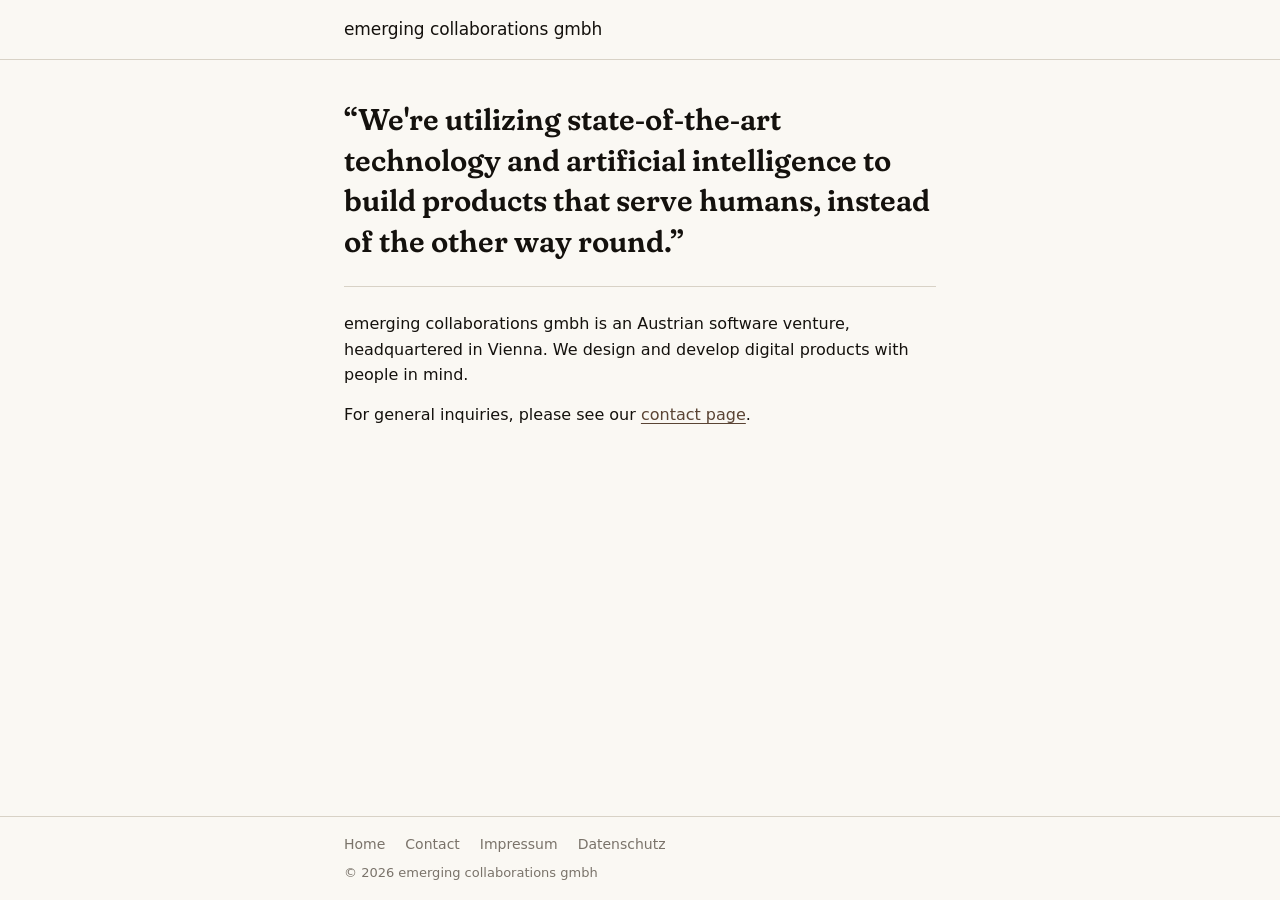
<file: index.html>
<!DOCTYPE html>
<html lang="en">
<head>
  <meta charset="UTF-8">
  <meta name="viewport" content="width=device-width, initial-scale=1.0">
  <title>emerging collaborations gmbh</title>
  <meta name="description" content="emerging collaborations gmbh — an Austrian software venture, headquartered in Vienna.">
  <meta name="robots" content="index, follow">
  <link rel="stylesheet" href="style.css">
</head>
<body>

<header>
  <div class="container">
    <a href="index.html" class="brand">emerging collaborations gmbh</a>
  </div>
</header>

<main>
  <div class="container">

    <p class="lede">
      &ldquo;We're utilizing state&#8209;of&#8209;the&#8209;art technology and artificial intelligence to build products that serve humans, instead of the other way round.&rdquo;
    </p>

    <hr class="rule">

    <p>
      emerging collaborations gmbh is an Austrian software venture, headquartered in Vienna. We design and develop digital products with people in mind.
    </p>

    <p>
      For general inquiries, please see our <a href="contact.html">contact page</a>.
    </p>

  </div>
</main>

<footer>
  <div class="container footer-content">
    <nav>
      <a href="index.html">Home</a>
      <a href="contact.html">Contact</a>
      <a href="impressum.html">Impressum</a>
      <a href="datenschutz.html">Datenschutz</a>
    </nav>
    <p class="copy">&copy; 2026 emerging collaborations gmbh</p>
  </div>
</footer>

</body>
</html>
</file>
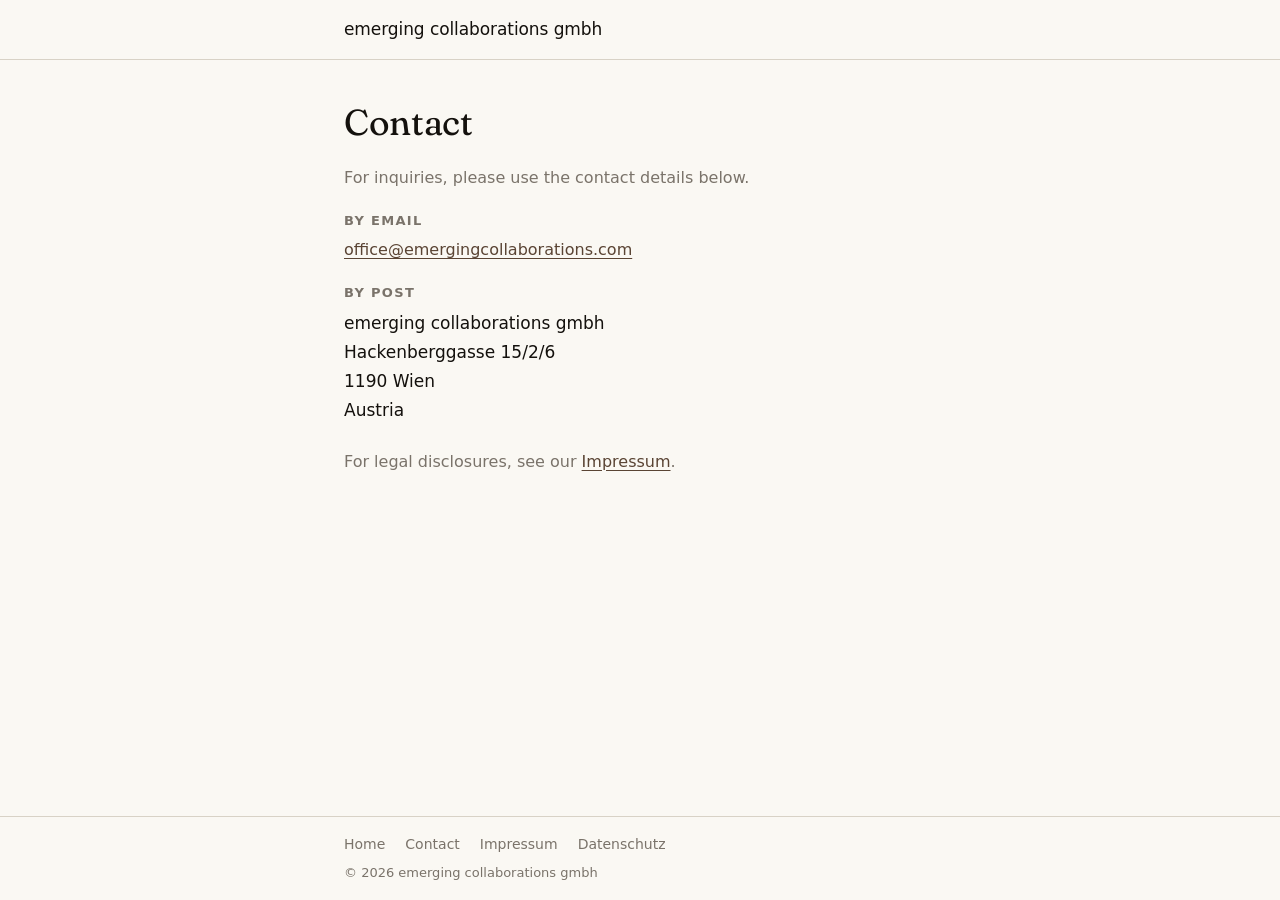
<file: contact.html>
<!DOCTYPE html>
<html lang="en">
<head>
  <meta charset="UTF-8">
  <meta name="viewport" content="width=device-width, initial-scale=1.0">
  <title>Contact &middot; emerging collaborations gmbh</title>
  <meta name="description" content="Contact emerging collaborations gmbh — Vienna, Austria.">
  <meta name="robots" content="index, follow">
  <link rel="stylesheet" href="style.css">
</head>
<body>

<header>
  <div class="container">
    <a href="index.html" class="brand">emerging collaborations gmbh</a>
  </div>
</header>

<main>
  <div class="container">

    <h1>Contact</h1>

    <p class="muted">
      For inquiries, please use the contact details below.
    </p>

    <h3>By email</h3>
    <p>
      <span class="email" data-u="eciffo" data-d="moc.snoitaroballocgnigreme">office [at] emergingcollaborations [dot] com</span>
    </p>

    <h3>By post</h3>
    <address class="address">
      emerging collaborations gmbh<br>
      Hackenberggasse 15/2/6<br>
      1190 Wien<br>
      Austria
    </address>

    <p class="muted">
      For legal disclosures, see our <a href="impressum.html">Impressum</a>.
    </p>

  </div>
</main>

<footer>
  <div class="container footer-content">
    <nav>
      <a href="index.html">Home</a>
      <a href="contact.html">Contact</a>
      <a href="impressum.html">Impressum</a>
      <a href="datenschutz.html">Datenschutz</a>
    </nav>
    <p class="copy">&copy; 2026 emerging collaborations gmbh</p>
  </div>
</footer>

<script>
  // Email obfuscation: data attributes hold the address parts reversed,
  // assembled into a mailto link at runtime. Defeats naive HTML scrapers
  // while remaining accessible to users with JavaScript enabled.
  document.addEventListener('DOMContentLoaded', function () {
    document.querySelectorAll('.email').forEach(function (el) {
      var u = el.getAttribute('data-u');
      var d = el.getAttribute('data-d');
      if (u && d) {
        var user = u.split('').reverse().join('');
        var domain = d.split('').reverse().join('');
        var addr = user + '@' + domain;
        el.innerHTML = '<a href="mailto:' + addr + '">' + addr + '</a>';
      }
    });
  });
</script>

</body>
</html>
</file>
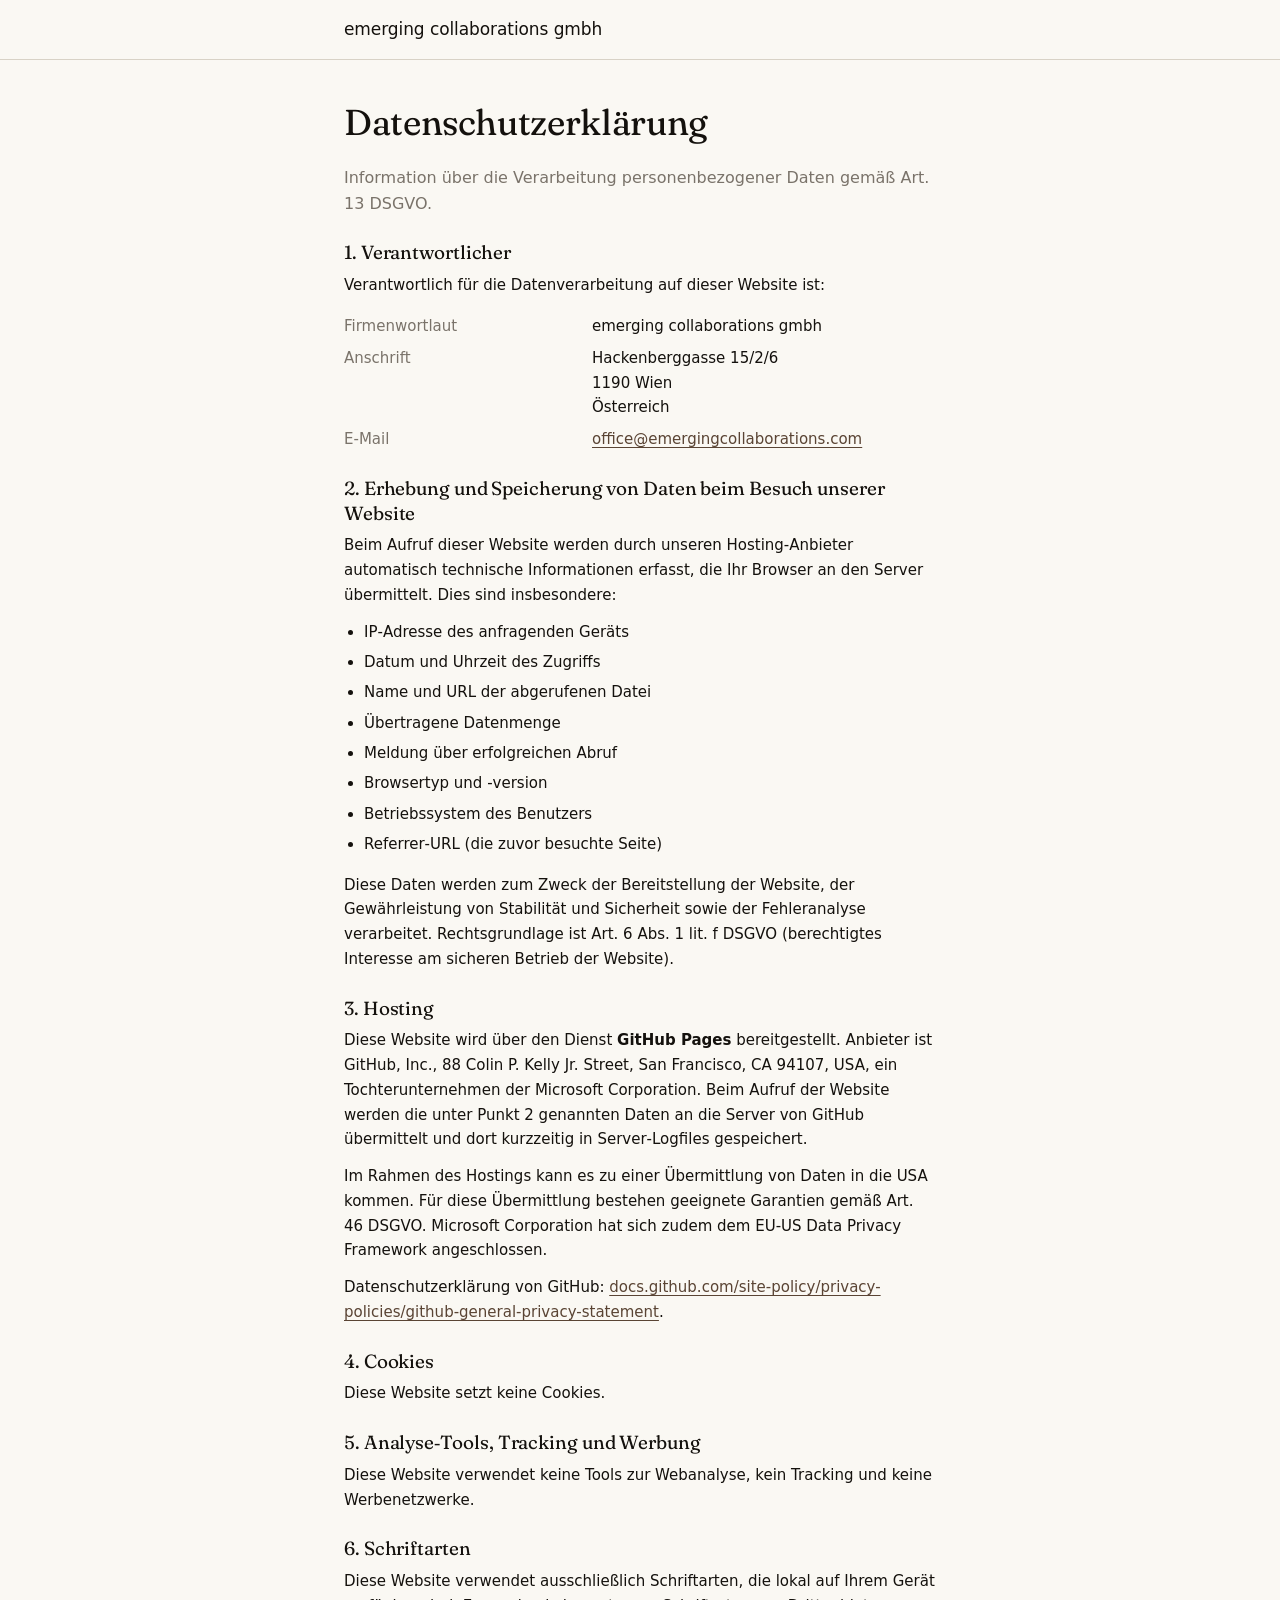
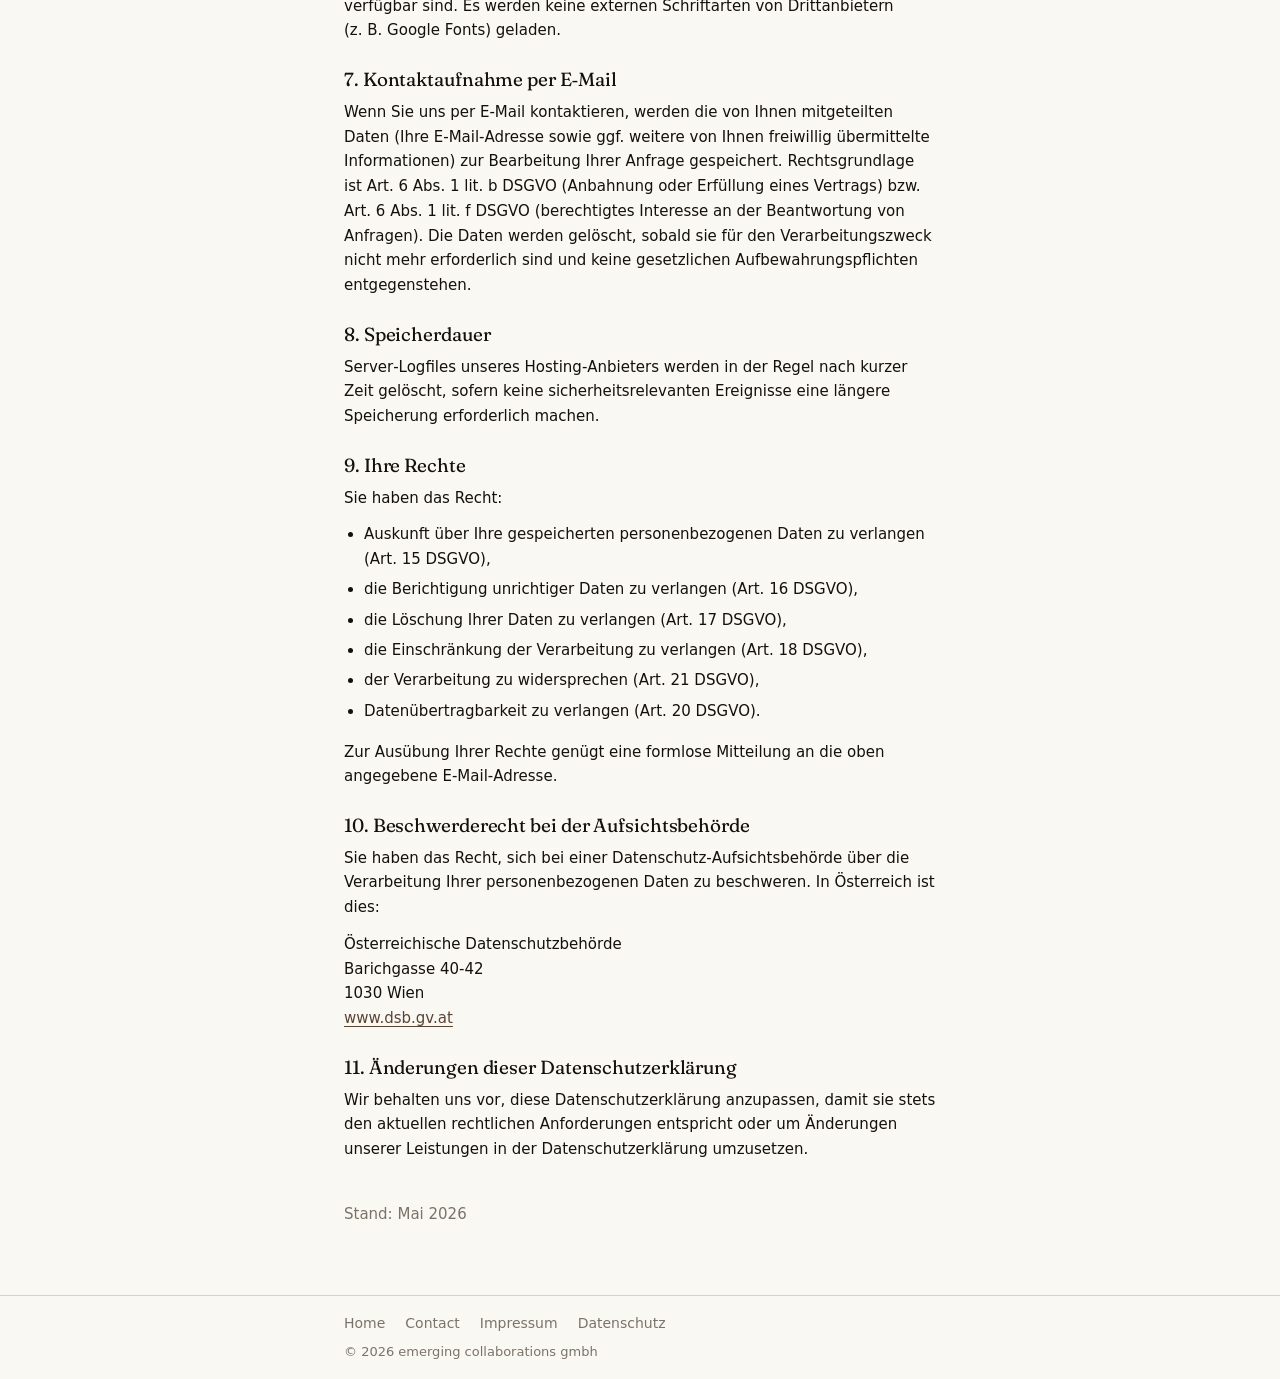
<file: datenschutz.html>
<!DOCTYPE html>
<html lang="de">
<head>
  <meta charset="UTF-8">
  <meta name="viewport" content="width=device-width, initial-scale=1.0">
  <title>Datenschutzerkl&auml;rung &middot; emerging collaborations gmbh</title>
  <meta name="description" content="Datenschutzerklärung nach DSGVO.">
  <meta name="robots" content="index, follow">
  <link rel="stylesheet" href="style.css">
</head>
<body>

<header>
  <div class="container">
    <a href="index.html" class="brand">emerging collaborations gmbh</a>
  </div>
</header>

<main>
  <div class="container">

    <h1>Datenschutzerkl&auml;rung</h1>

    <p class="muted">
      Information &uuml;ber die Verarbeitung personenbezogener Daten gem&auml;&szlig; Art. 13 DSGVO.
    </p>

    <div class="legal">

      <h2>1. Verantwortlicher</h2>
      <p>
        Verantwortlich f&uuml;r die Datenverarbeitung auf dieser Website ist:
      </p>
      <dl class="facts">
        <dt>Firmenwortlaut</dt>
        <dd>emerging collaborations gmbh</dd>

        <dt>Anschrift</dt>
        <dd>Hackenberggasse 15/2/6<br>1190 Wien<br>&Ouml;sterreich</dd>

        <dt>E&#8209;Mail</dt>
        <dd><span class="email" data-u="eciffo" data-d="moc.snoitaroballocgnigreme">office [at] emergingcollaborations [dot] com</span></dd>
      </dl>

      <h2>2. Erhebung und Speicherung von Daten beim Besuch unserer Website</h2>
      <p>
        Beim Aufruf dieser Website werden durch unseren Hosting&#8209;Anbieter automatisch technische Informationen erfasst, die Ihr Browser an den Server &uuml;bermittelt. Dies sind insbesondere:
      </p>
      <ul>
        <li>IP&#8209;Adresse des anfragenden Ger&auml;ts</li>
        <li>Datum und Uhrzeit des Zugriffs</li>
        <li>Name und URL der abgerufenen Datei</li>
        <li>&Uuml;bertragene Datenmenge</li>
        <li>Meldung &uuml;ber erfolgreichen Abruf</li>
        <li>Browsertyp und &#8209;version</li>
        <li>Betriebssystem des Benutzers</li>
        <li>Referrer&#8209;URL (die zuvor besuchte Seite)</li>
      </ul>
      <p>
        Diese Daten werden zum Zweck der Bereitstellung der Website, der Gew&auml;hrleistung von Stabilit&auml;t und Sicherheit sowie der Fehleranalyse verarbeitet. Rechtsgrundlage ist Art. 6 Abs. 1 lit. f DSGVO (berechtigtes Interesse am sicheren Betrieb der Website).
      </p>

      <h2>3. Hosting</h2>
      <p>
        Diese Website wird &uuml;ber den Dienst <strong>GitHub Pages</strong> bereitgestellt. Anbieter ist GitHub, Inc., 88 Colin P. Kelly Jr. Street, San Francisco, CA 94107, USA, ein Tochterunternehmen der Microsoft Corporation. Beim Aufruf der Website werden die unter Punkt 2 genannten Daten an die Server von GitHub &uuml;bermittelt und dort kurzzeitig in Server&#8209;Logfiles gespeichert.
      </p>
      <p>
        Im Rahmen des Hostings kann es zu einer &Uuml;bermittlung von Daten in die USA kommen. F&uuml;r diese &Uuml;bermittlung bestehen geeignete Garantien gem&auml;&szlig; Art. 46 DSGVO. Microsoft Corporation hat sich zudem dem EU&#8209;US Data Privacy Framework angeschlossen.
      </p>
      <p>
        Datenschutzerkl&auml;rung von GitHub:
        <a href="https://docs.github.com/site-policy/privacy-policies/github-general-privacy-statement" target="_blank" rel="noopener noreferrer">docs.github.com/site-policy/privacy-policies/github-general-privacy-statement</a>.
      </p>

      <h2>4. Cookies</h2>
      <p>
        Diese Website setzt keine Cookies.
      </p>

      <h2>5. Analyse&#8209;Tools, Tracking und Werbung</h2>
      <p>
        Diese Website verwendet keine Tools zur Webanalyse, kein Tracking und keine Werbenetzwerke.
      </p>

      <h2>6. Schriftarten</h2>
      <p>
        Diese Website verwendet ausschlie&szlig;lich Schriftarten, die lokal auf Ihrem Ger&auml;t verf&uuml;gbar sind. Es werden keine externen Schriftarten von Drittanbietern (z.&nbsp;B. Google Fonts) geladen.
      </p>

      <h2>7. Kontaktaufnahme per E&#8209;Mail</h2>
      <p>
        Wenn Sie uns per E&#8209;Mail kontaktieren, werden die von Ihnen mitgeteilten Daten (Ihre E&#8209;Mail&#8209;Adresse sowie ggf. weitere von Ihnen freiwillig &uuml;bermittelte Informationen) zur Bearbeitung Ihrer Anfrage gespeichert. Rechtsgrundlage ist Art. 6 Abs. 1 lit. b DSGVO (Anbahnung oder Erf&uuml;llung eines Vertrags) bzw. Art. 6 Abs. 1 lit. f DSGVO (berechtigtes Interesse an der Beantwortung von Anfragen). Die Daten werden gel&ouml;scht, sobald sie f&uuml;r den Verarbeitungszweck nicht mehr erforderlich sind und keine gesetzlichen Aufbewahrungspflichten entgegenstehen.
      </p>

      <h2>8. Speicherdauer</h2>
      <p>
        Server&#8209;Logfiles unseres Hosting&#8209;Anbieters werden in der Regel nach kurzer Zeit gel&ouml;scht, sofern keine sicherheitsrelevanten Ereignisse eine l&auml;ngere Speicherung erforderlich machen.
      </p>

      <h2>9. Ihre Rechte</h2>
      <p>Sie haben das Recht:</p>
      <ul>
        <li>Auskunft &uuml;ber Ihre gespeicherten personenbezogenen Daten zu verlangen (Art. 15 DSGVO),</li>
        <li>die Berichtigung unrichtiger Daten zu verlangen (Art. 16 DSGVO),</li>
        <li>die L&ouml;schung Ihrer Daten zu verlangen (Art. 17 DSGVO),</li>
        <li>die Einschr&auml;nkung der Verarbeitung zu verlangen (Art. 18 DSGVO),</li>
        <li>der Verarbeitung zu widersprechen (Art. 21 DSGVO),</li>
        <li>Daten&uuml;bertragbarkeit zu verlangen (Art. 20 DSGVO).</li>
      </ul>
      <p>
        Zur Aus&uuml;bung Ihrer Rechte gen&uuml;gt eine formlose Mitteilung an die oben angegebene E&#8209;Mail&#8209;Adresse.
      </p>

      <h2>10. Beschwerderecht bei der Aufsichtsbeh&ouml;rde</h2>
      <p>
        Sie haben das Recht, sich bei einer Datenschutz&#8209;Aufsichtsbeh&ouml;rde &uuml;ber die Verarbeitung Ihrer personenbezogenen Daten zu beschweren. In &Ouml;sterreich ist dies:
      </p>
      <p>
        &Ouml;sterreichische Datenschutzbeh&ouml;rde<br>
        Barichgasse 40&#8209;42<br>
        1030 Wien<br>
        <a href="https://www.dsb.gv.at" target="_blank" rel="noopener noreferrer">www.dsb.gv.at</a>
      </p>

      <h2>11. &Auml;nderungen dieser Datenschutzerkl&auml;rung</h2>
      <p>
        Wir behalten uns vor, diese Datenschutzerkl&auml;rung anzupassen, damit sie stets den aktuellen rechtlichen Anforderungen entspricht oder um &Auml;nderungen unserer Leistungen in der Datenschutzerkl&auml;rung umzusetzen.
      </p>

      <p class="muted" style="margin-top: 2.5rem;">
        Stand: Mai 2026
      </p>

    </div>

  </div>
</main>

<footer>
  <div class="container footer-content">
    <nav>
      <a href="index.html">Home</a>
      <a href="contact.html">Contact</a>
      <a href="impressum.html">Impressum</a>
      <a href="datenschutz.html">Datenschutz</a>
    </nav>
    <p class="copy">&copy; 2026 emerging collaborations gmbh</p>
  </div>
</footer>

<script>
  document.addEventListener('DOMContentLoaded', function () {
    document.querySelectorAll('.email').forEach(function (el) {
      var u = el.getAttribute('data-u');
      var d = el.getAttribute('data-d');
      if (u && d) {
        var user = u.split('').reverse().join('');
        var domain = d.split('').reverse().join('');
        var addr = user + '@' + domain;
        el.innerHTML = '<a href="mailto:' + addr + '">' + addr + '</a>';
      }
    });
  });
</script>

</body>
</html>
</file>
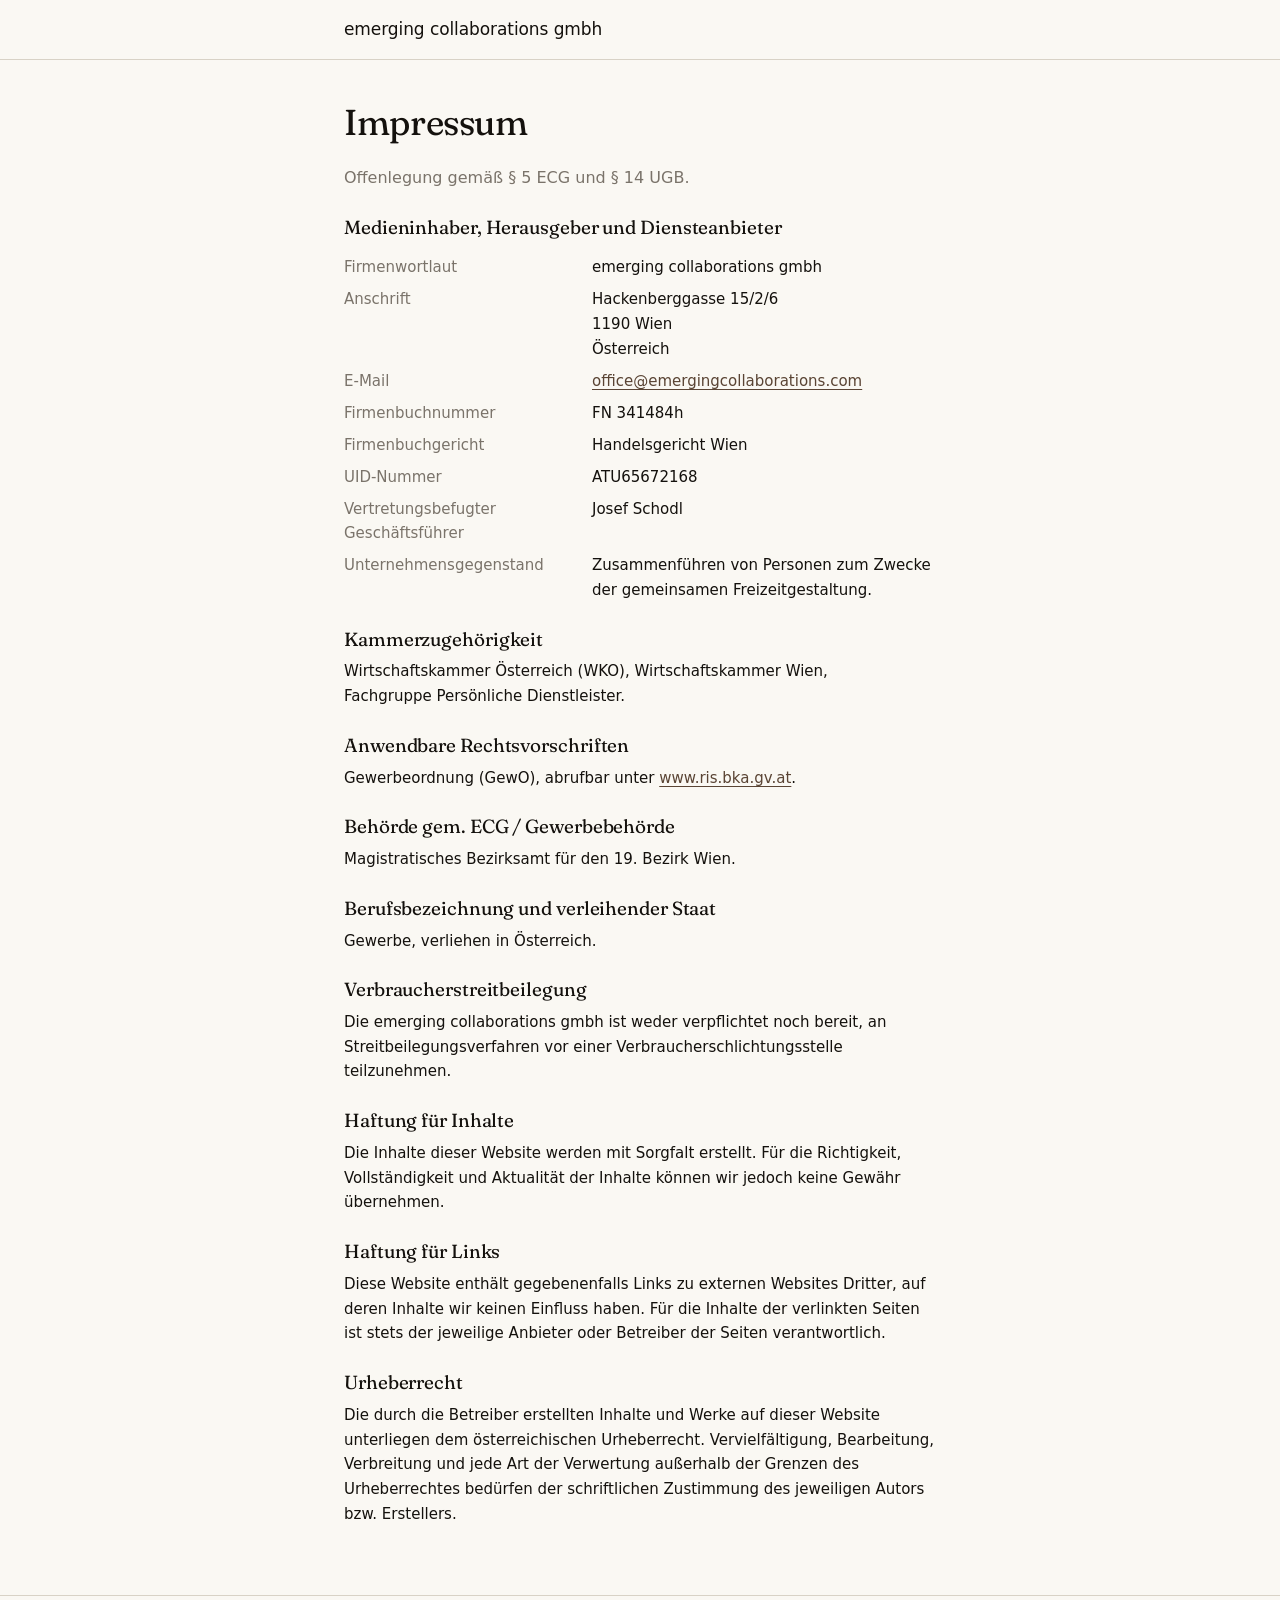
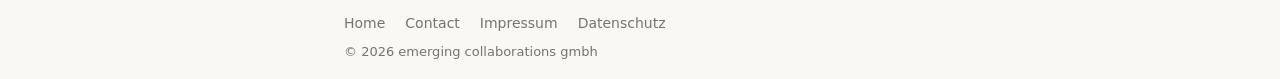
<file: impressum.html>
<!DOCTYPE html>
<html lang="de">
<head>
  <meta charset="UTF-8">
  <meta name="viewport" content="width=device-width, initial-scale=1.0">
  <title>Impressum &middot; emerging collaborations gmbh</title>
  <meta name="description" content="Impressum gemäß § 5 ECG und § 14 UGB.">
  <meta name="robots" content="index, follow">
  <link rel="stylesheet" href="style.css">
</head>
<body>

<header>
  <div class="container">
    <a href="index.html" class="brand">emerging collaborations gmbh</a>
  </div>
</header>

<main>
  <div class="container">

    <h1>Impressum</h1>

    <p class="muted">
      Offenlegung gem&auml;&szlig; &sect; 5 ECG und &sect; 14 UGB.
    </p>

    <div class="legal">

      <h2>Medieninhaber, Herausgeber und Diensteanbieter</h2>
      <dl class="facts">
        <dt>Firmenwortlaut</dt>
        <dd>emerging collaborations gmbh</dd>

        <dt>Anschrift</dt>
        <dd>Hackenberggasse 15/2/6<br>1190 Wien<br>&Ouml;sterreich</dd>

        <dt>E&#8209;Mail</dt>
        <dd><span class="email" data-u="eciffo" data-d="moc.snoitaroballocgnigreme">office [at] emergingcollaborations [dot] com</span></dd>

        <dt>Firmenbuchnummer</dt>
        <dd>FN 341484h</dd>

        <dt>Firmenbuchgericht</dt>
        <dd>Handelsgericht Wien</dd>

        <dt>UID&#8209;Nummer</dt>
        <dd>ATU65672168</dd>

        <dt>Vertretungsbefugter Gesch&auml;ftsf&uuml;hrer</dt>
        <dd>Josef Schodl</dd>

        <dt>Unternehmensgegenstand</dt>
        <dd>Zusammenf&uuml;hren von Personen zum Zwecke der gemeinsamen Freizeitgestaltung.</dd>
      </dl>

      <h2>Kammerzugeh&ouml;rigkeit</h2>
      <p>
        Wirtschaftskammer &Ouml;sterreich (WKO), Wirtschaftskammer Wien,<br>
        Fachgruppe Pers&ouml;nliche Dienstleister.
      </p>

      <h2>Anwendbare Rechtsvorschriften</h2>
      <p>
        Gewerbeordnung (GewO), abrufbar unter <a href="https://www.ris.bka.gv.at" target="_blank" rel="noopener noreferrer">www.ris.bka.gv.at</a>.
      </p>

      <h2>Beh&ouml;rde gem. ECG / Gewerbebeh&ouml;rde</h2>
      <p>
        Magistratisches Bezirksamt f&uuml;r den 19. Bezirk Wien.
      </p>

      <h2>Berufsbezeichnung und verleihender Staat</h2>
      <p>
        Gewerbe, verliehen in &Ouml;sterreich.
      </p>

      <h2>Verbraucherstreitbeilegung</h2>
      <p>
        Die emerging collaborations gmbh ist weder verpflichtet noch bereit, an Streitbeilegungsverfahren vor einer Verbraucherschlichtungsstelle teilzunehmen.
      </p>

      <h2>Haftung f&uuml;r Inhalte</h2>
      <p>
        Die Inhalte dieser Website werden mit Sorgfalt erstellt. F&uuml;r die Richtigkeit, Vollst&auml;ndigkeit und Aktualit&auml;t der Inhalte k&ouml;nnen wir jedoch keine Gew&auml;hr &uuml;bernehmen.
      </p>

      <h2>Haftung f&uuml;r Links</h2>
      <p>
        Diese Website enth&auml;lt gegebenenfalls Links zu externen Websites Dritter, auf deren Inhalte wir keinen Einfluss haben. F&uuml;r die Inhalte der verlinkten Seiten ist stets der jeweilige Anbieter oder Betreiber der Seiten verantwortlich.
      </p>

      <h2>Urheberrecht</h2>
      <p>
        Die durch die Betreiber erstellten Inhalte und Werke auf dieser Website unterliegen dem &ouml;sterreichischen Urheberrecht. Vervielf&auml;ltigung, Bearbeitung, Verbreitung und jede Art der Verwertung au&szlig;erhalb der Grenzen des Urheberrechtes bed&uuml;rfen der schriftlichen Zustimmung des jeweiligen Autors bzw. Erstellers.
      </p>

    </div>

  </div>
</main>

<footer>
  <div class="container footer-content">
    <nav>
      <a href="index.html">Home</a>
      <a href="contact.html">Contact</a>
      <a href="impressum.html">Impressum</a>
      <a href="datenschutz.html">Datenschutz</a>
    </nav>
    <p class="copy">&copy; 2026 emerging collaborations gmbh</p>
  </div>
</footer>

<script>
  document.addEventListener('DOMContentLoaded', function () {
    document.querySelectorAll('.email').forEach(function (el) {
      var u = el.getAttribute('data-u');
      var d = el.getAttribute('data-d');
      if (u && d) {
        var user = u.split('').reverse().join('');
        var domain = d.split('').reverse().join('');
        var addr = user + '@' + domain;
        el.innerHTML = '<a href="mailto:' + addr + '">' + addr + '</a>';
      }
    });
  });
</script>

</body>
</html>
</file>
<file: style.css>
/* emerging collaborations gmbh — corporate site stylesheet */

@font-face {
  font-family: 'Fraunces';
  src: url('fonts/fraunces.woff2') format('woff2-variations'),
       url('fonts/fraunces.woff2') format('woff2');
  font-weight: 100 900;
  font-style: normal;
  font-display: swap;
}

:root {
  --color-bg: #faf8f3;
  --color-text: #14110d;
  --color-muted: #7a736a;
  --color-accent: #5a4434;
  --color-rule: #d8d2c6;
  --font-display: 'Fraunces', ui-serif, "Iowan Old Style", "Apple Garamond", "Hoefler Text", Baskerville, "Times New Roman", serif;
  --font-quote: 'Fraunces', Georgia, "Hoefler Text", Charter, serif;
  --font-body: ui-sans-serif, system-ui, -apple-system, BlinkMacSystemFont, "Segoe UI", Helvetica, Arial, sans-serif;
  --measure: 640px;
}

* {
  box-sizing: border-box;
  margin: 0;
  padding: 0;
}

html {
  font-size: 16px;
  scroll-behavior: smooth;
}

body {
  font-family: var(--font-body);
  color: var(--color-text);
  background: var(--color-bg);
  line-height: 1.6;
  -webkit-font-smoothing: antialiased;
  -moz-osx-font-smoothing: grayscale;
  text-rendering: optimizeLegibility;
  display: flex;
  flex-direction: column;
  min-height: 100vh;
}

.container {
  max-width: var(--measure);
  margin: 0 auto;
  padding: 0 1.5rem;
  width: 100%;
}

/* Header */
header {
  border-bottom: 1px solid var(--color-rule);
  padding: 1rem 0;
}

.brand {
  font-family: var(--font-body);
  font-weight: 500;
  font-size: 1.0625rem;
  letter-spacing: -0.005em;
  text-decoration: none;
  color: var(--color-text);
  transition: color 0.2s ease;
}

.brand:hover {
  color: var(--color-accent);
}

/* Main */
main {
  flex: 1;
  padding: 2.5rem 0 2rem;
}

main h1 {
  font-family: var(--font-display);
  font-weight: 400;
  font-size: clamp(1.75rem, 4.5vw, 2.25rem);
  line-height: 1.25;
  letter-spacing: -0.01em;
  font-variation-settings: "opsz" 36, "SOFT" 50;
  margin-bottom: 1.25rem;
  color: var(--color-text);
}

main h2 {
  font-family: var(--font-display);
  font-weight: 400;
  font-size: 1.375rem;
  line-height: 1.3;
  letter-spacing: -0.005em;
  font-variation-settings: "opsz" 24, "SOFT" 50;
  margin-top: 1.5rem;
  margin-bottom: 0.5rem;
  color: var(--color-text);
}

main h3 {
  font-family: var(--font-body);
  font-weight: 600;
  font-size: 0.8125rem;
  text-transform: uppercase;
  letter-spacing: 0.1em;
  color: var(--color-muted);
  margin-top: 1.25rem;
  margin-bottom: 0.35rem;
}

main p {
  margin-bottom: 0.875rem;
  max-width: 58ch;
  color: var(--color-text);
}

main p.muted {
  color: var(--color-muted);
}

main a {
  color: var(--color-accent);
  text-decoration: underline;
  text-decoration-thickness: 1px;
  text-underline-offset: 0.18em;
  transition: color 0.2s ease;
}

main a:hover {
  color: var(--color-text);
}

/* Lede — the editorial pull-quote on the home page */
.lede {
  font-family: var(--font-quote);
  font-size: clamp(1.5rem, 3.6vw, 1.875rem);
  line-height: 1.35;
  font-weight: 600;
  font-variation-settings: "opsz" 48, "SOFT" 100;
  margin-bottom: 1.25rem;
  color: var(--color-text);
  max-width: 34ch;
}

/* Divider */
hr.rule {
  border: 0;
  border-top: 1px solid var(--color-rule);
  margin: 1.5rem 0;
}

/* Definition list for legal facts */
dl.facts {
  display: grid;
  grid-template-columns: 14rem 1fr;
  gap: 0.45rem 1.5rem;
  margin: 1rem 0 1.25rem;
  font-size: 0.9375rem;
}

dl.facts dt {
  color: var(--color-muted);
  font-weight: 500;
}

dl.facts dd {
  color: var(--color-text);
}

@media (max-width: 600px) {
  dl.facts {
    grid-template-columns: 1fr;
    gap: 0.1rem;
  }
  dl.facts dt {
    margin-top: 0.75rem;
    font-size: 0.8125rem;
    text-transform: uppercase;
    letter-spacing: 0.08em;
  }
  dl.facts dt:first-child {
    margin-top: 0;
  }
}

/* Address block on contact page */
.address {
  font-style: normal;
  font-size: 1.0625rem;
  line-height: 1.7;
  margin-bottom: 1.5rem;
}

/* Email obfuscation — fallback look before JS replaces it */
.email {
  font-family: var(--font-body);
  color: var(--color-accent);
}

/* Long-form legal text */
.legal {
  font-size: 0.9375rem;
  line-height: 1.65;
}

.legal h2 {
  font-size: 1.1875rem;
  margin-top: 1.5rem;
}

.legal p {
  margin-bottom: 0.75rem;
  max-width: 62ch;
}

.legal ul {
  margin: 0.5rem 0 1rem 1.25rem;
  max-width: 62ch;
}

.legal ul li {
  margin-bottom: 0.35rem;
}

/* Footer */
footer {
  border-top: 1px solid var(--color-rule);
  padding: 1rem 0;
  margin-top: 1.5rem;
}

.footer-content {
  display: flex;
  justify-content: space-between;
  align-items: center;
  flex-wrap: wrap;
  gap: 0.5rem 1.5rem;
}

footer nav {
  display: flex;
  flex-wrap: wrap;
  gap: 1.25rem;
  font-size: 0.875rem;
}

footer nav a {
  text-decoration: none;
  color: var(--color-muted);
  transition: color 0.2s ease;
}

footer nav a:hover {
  color: var(--color-text);
}

footer .copy {
  font-size: 0.8125rem;
  color: var(--color-muted);
  margin: 0;
}

/* Print */
@media print {
  body {
    background: white;
    color: black;
  }
  header, footer {
    border-color: #ccc;
  }
}
</file>
